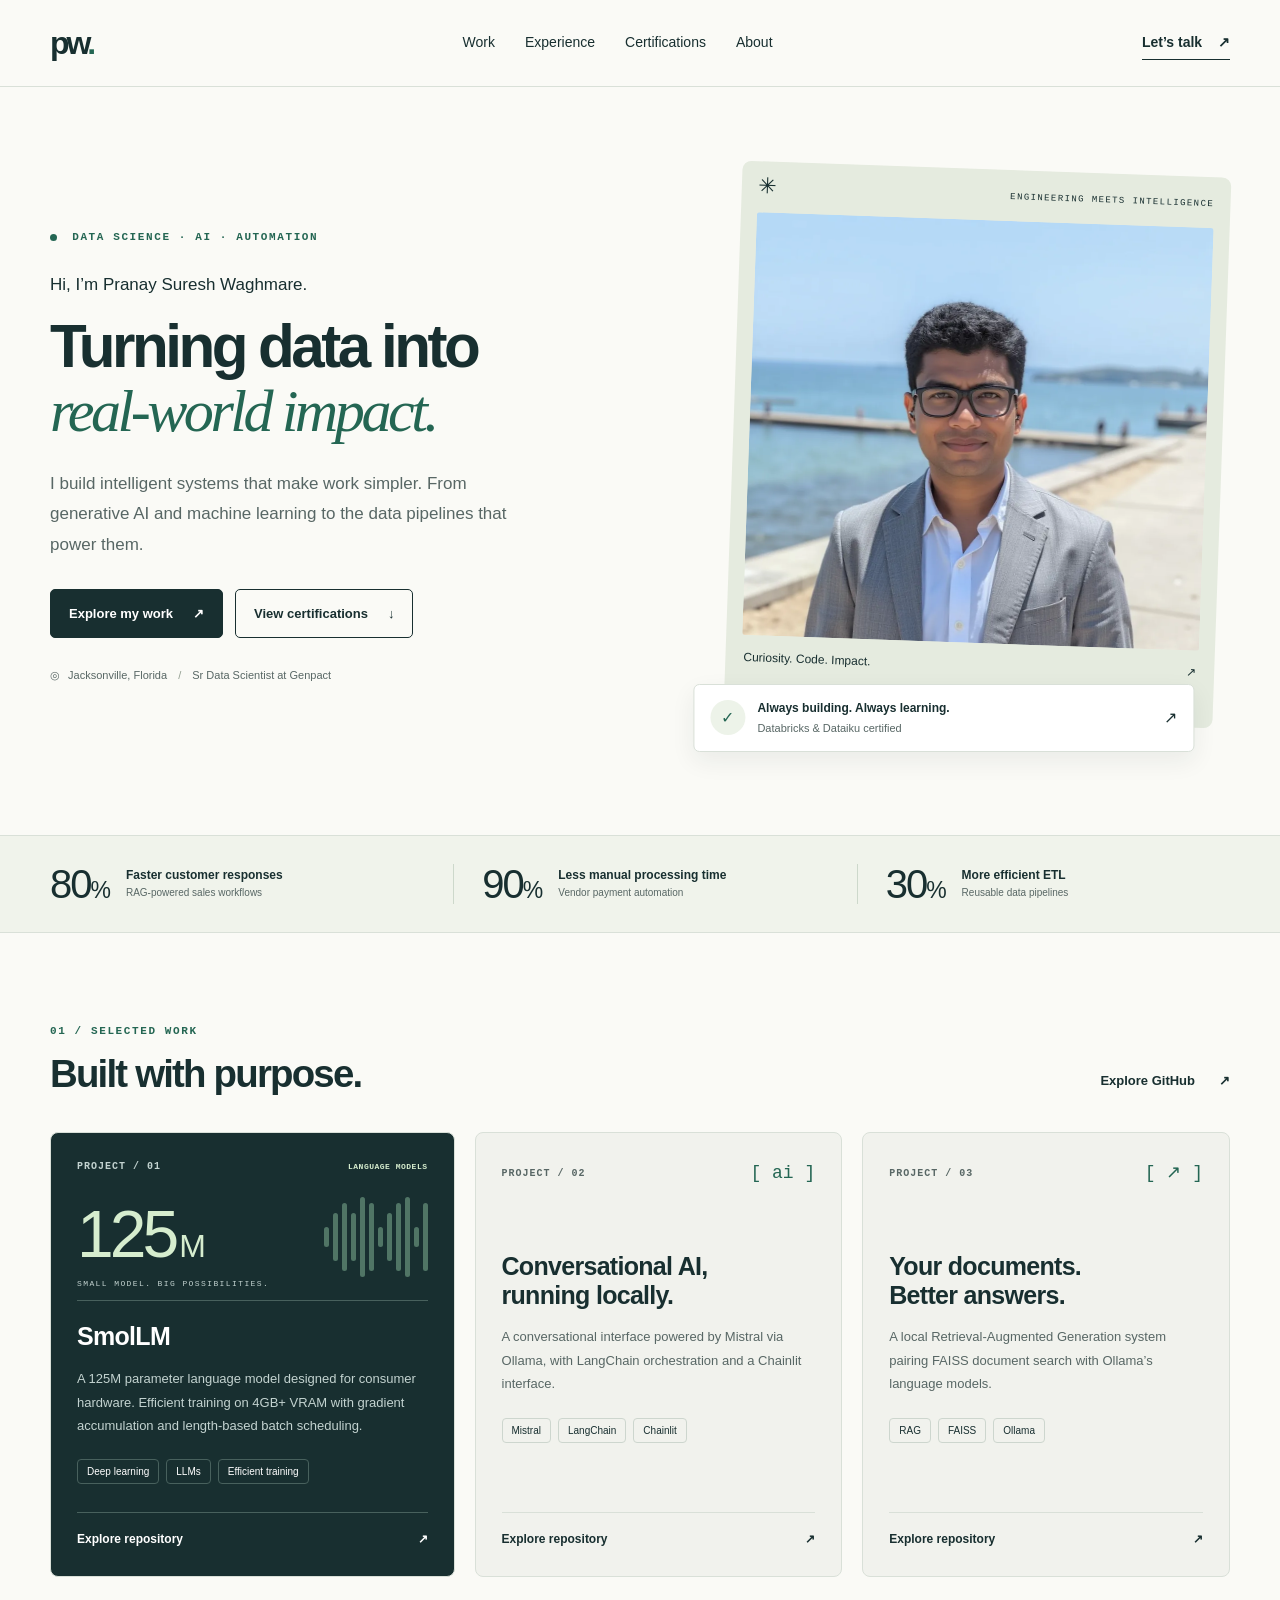
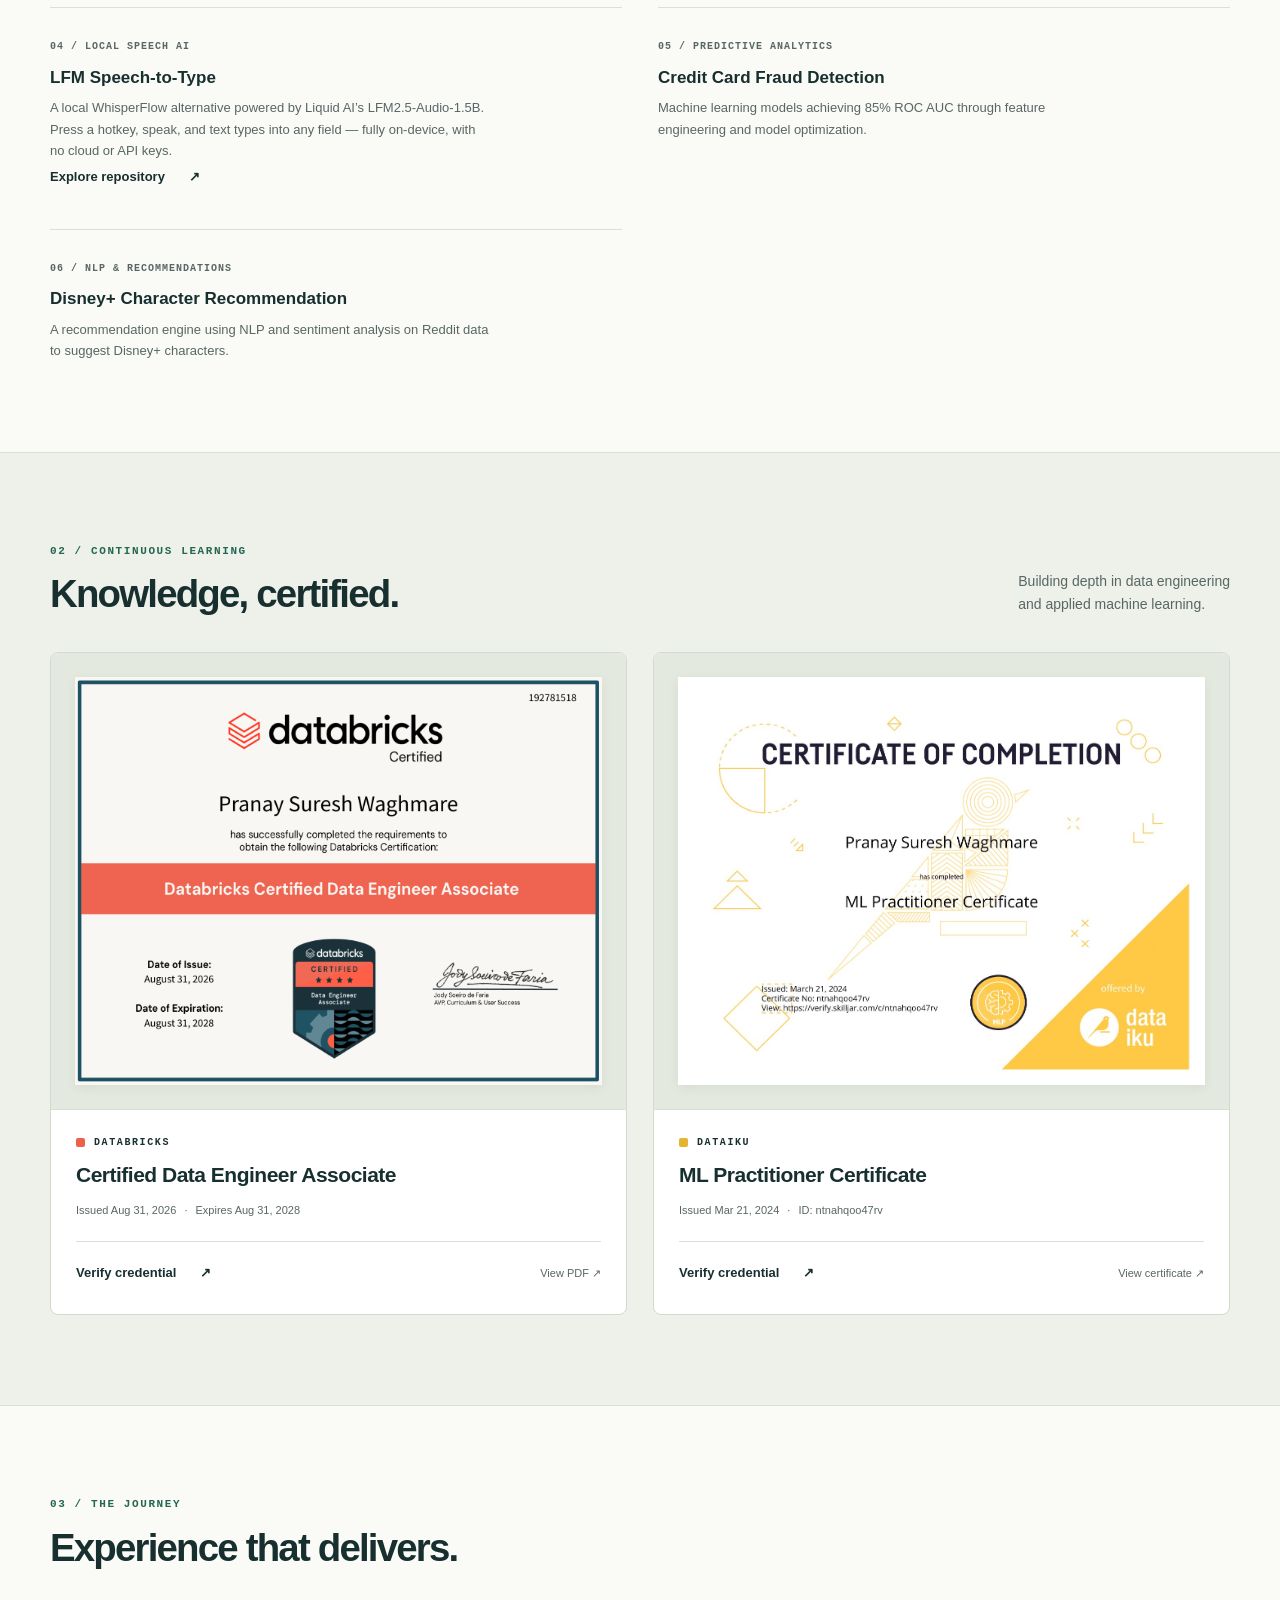
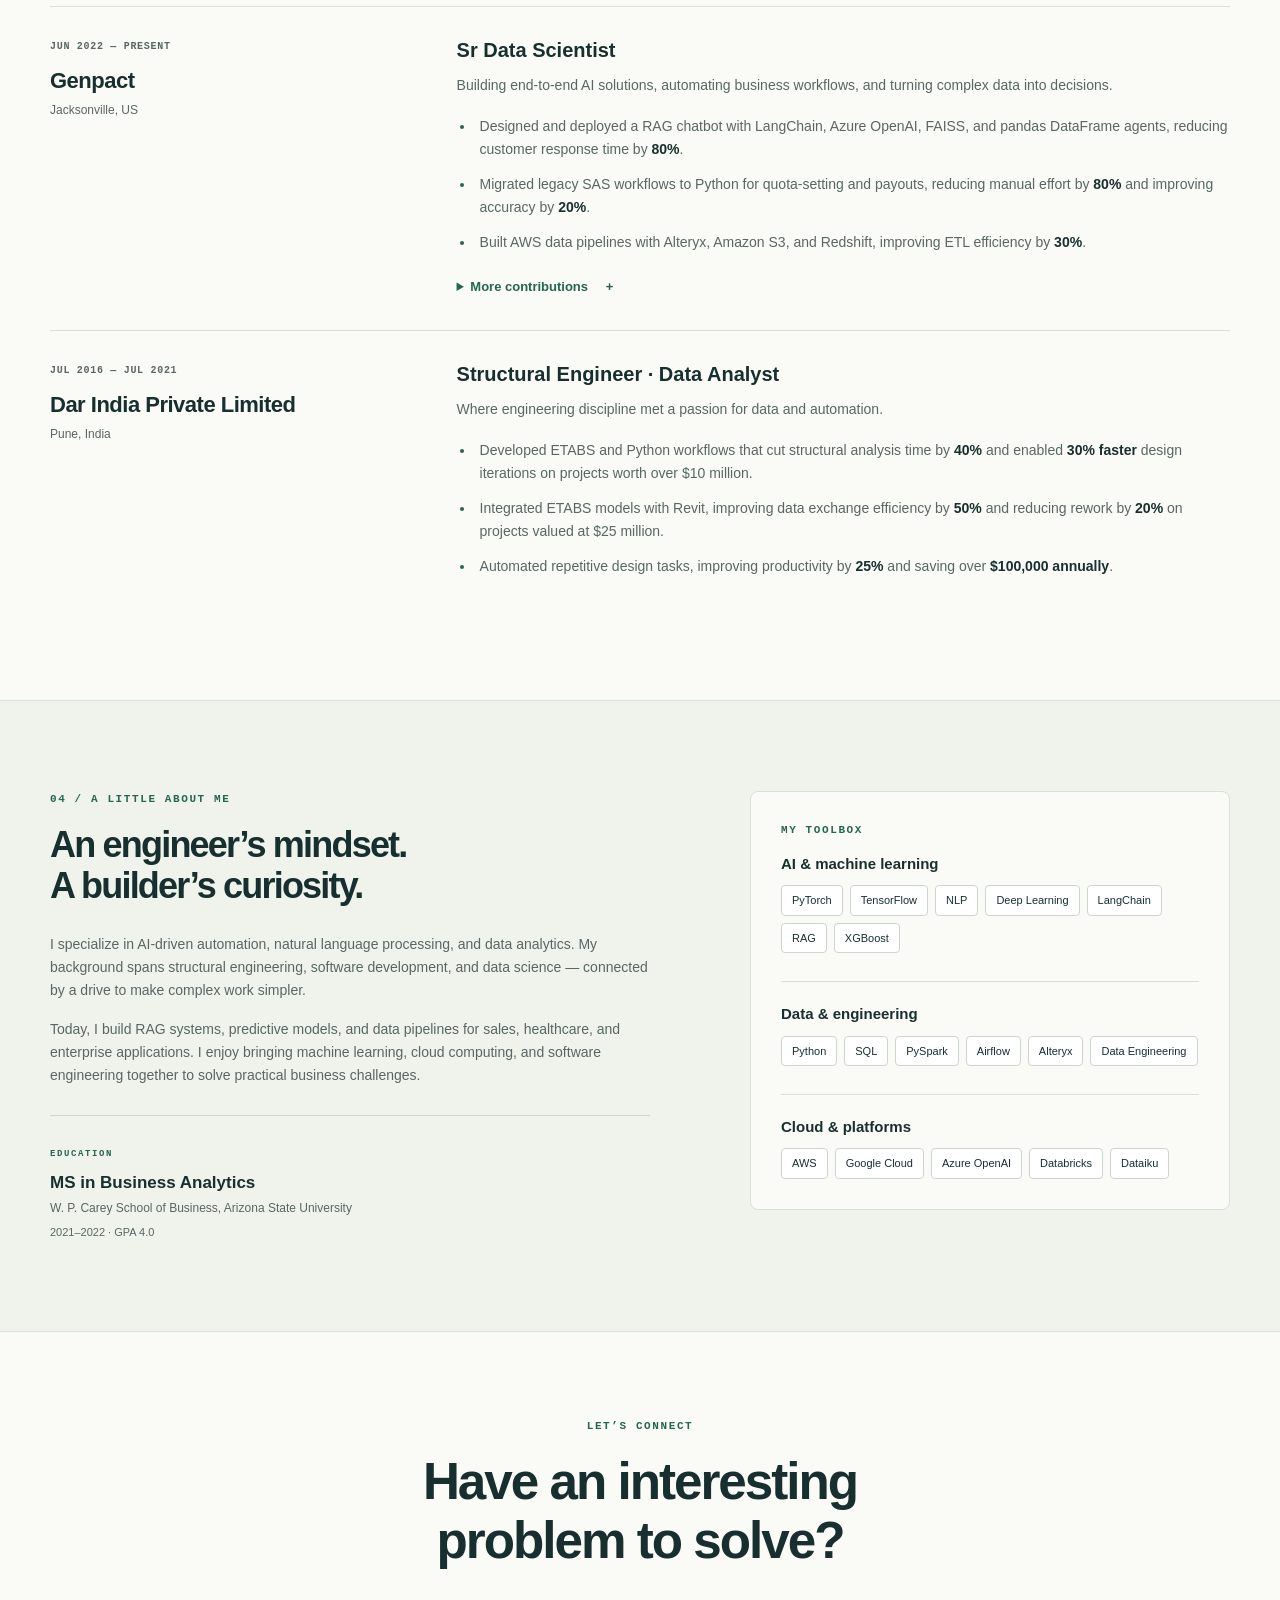
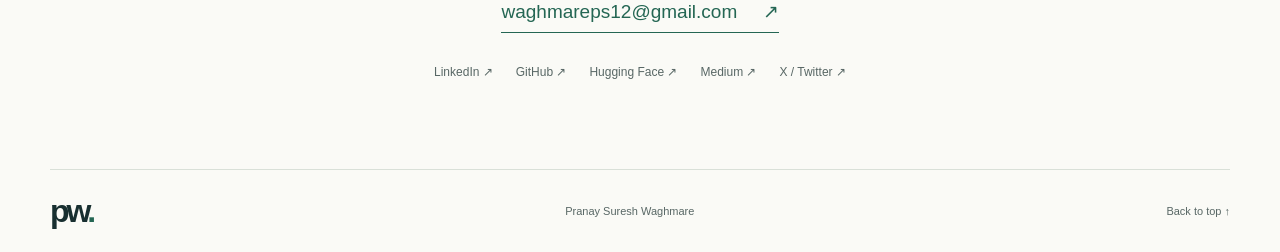
<file: index.html>
<!DOCTYPE html>
<html lang="en">
<head>
    <meta charset="UTF-8">
    <meta name="viewport" content="width=device-width, initial-scale=1.0">
    <meta name="description" content="Pranay Suresh Waghmare — Sr Data Scientist building practical AI, machine learning, and data engineering solutions. Explore projects, experience, and certifications.">
    <meta name="theme-color" content="#182f30">
    <meta property="og:type" content="website">
    <meta property="og:url" content="https://waghmareps12.github.io/">
    <meta property="og:title" content="Pranay Waghmare | Sr Data Scientist">
    <meta property="og:description" content="From data to decisions. Explore my work in AI, machine learning, and data engineering.">
    <meta property="og:image" content="https://waghmareps12.github.io/thumbnail.png">
    <meta name="twitter:card" content="summary_large_image">
    <meta name="twitter:title" content="Pranay Waghmare | Sr Data Scientist">
    <meta name="twitter:description" content="From data to decisions. Explore my work in AI, machine learning, and data engineering.">
    <meta name="twitter:image" content="https://waghmareps12.github.io/thumbnail.png">
    <link rel="canonical" href="https://waghmareps12.github.io/">
    <link rel="stylesheet" href="styles.css">
    <title>Pranay Waghmare | Sr Data Scientist</title>
</head>
<body>
    <a class="skip-link" href="#main">Skip to content</a>
    <header class="site-header">
        <nav class="navigation container" aria-label="Main navigation">
            <a class="wordmark" href="#home" aria-label="Pranay Waghmare, home">pw<span>.</span></a>
            <div class="nav-links"><a href="#projects">Work</a><a href="#experience">Experience</a><a href="#certifications">Certifications</a><a href="#about">About</a></div>
            <a class="nav-contact" href="mailto:waghmareps12@gmail.com">Let’s talk <span aria-hidden="true">↗</span></a>
        </nav>
    </header>
    <main id="main">
        <section class="hero container" id="home" aria-labelledby="hero-title">
            <div class="hero-copy">
                <p class="eyebrow"><span class="status-dot" aria-hidden="true"></span> DATA SCIENCE · AI · AUTOMATION</p>
                <p class="intro">Hi, I’m Pranay Suresh Waghmare.</p>
                <h1 id="hero-title">Turning data into <em>real-world impact.</em></h1>
                <p class="hero-description">I build intelligent systems that make work simpler. From generative AI and machine learning to the data pipelines that power them.</p>
                <div class="hero-actions"><a class="button button-primary" href="#projects">Explore my work <span aria-hidden="true">↗</span></a><a class="button button-outline" href="#certifications">View certifications <span aria-hidden="true">↓</span></a></div>
                <p class="location"><span aria-hidden="true">◎</span> Jacksonville, Florida <span class="location-divider">/</span> Sr Data Scientist at Genpact</p>
            </div>
            <div class="portrait-composition">
                <div class="portrait-label"><span aria-hidden="true">✳</span> ENGINEERING MEETS INTELLIGENCE</div>
                <img class="portrait" src="self-image.webp" alt="Pranay Suresh Waghmare by the waterfront" width="1024" height="1024" fetchpriority="high">
                <div class="portrait-caption"><span>Curiosity. Code. Impact.</span><span aria-hidden="true">↗</span></div>
                <a class="credential-note" href="#certifications"><span class="credential-symbol" aria-hidden="true">✓</span><span><strong>Always building. Always learning.</strong><small>Databricks & Dataiku certified</small></span><span aria-hidden="true">↗</span></a>
            </div>
        </section>
        <div class="impact-strip"><div class="container impact-grid">
            <div><strong>80<span>%</span></strong><p>Faster customer responses<span>RAG-powered sales workflows</span></p></div>
            <div><strong>90<span>%</span></strong><p>Less manual processing time<span>Vendor payment automation</span></p></div>
            <div><strong>30<span>%</span></strong><p>More efficient ETL<span>Reusable data pipelines</span></p></div>
        </div></div>
        <section class="section container" id="projects" aria-labelledby="projects-title">
            <div class="section-heading"><div><p class="eyebrow">01 / SELECTED WORK</p><h2 id="projects-title">Built with purpose.</h2></div><a class="text-link" href="https://github.com/waghmareps12" target="_blank" rel="noopener noreferrer">Explore GitHub <span aria-hidden="true">↗</span><span class="sr-only"> (opens in a new tab)</span></a></div>
            <div class="projects-grid">
                <article class="project-card featured-project">
                    <div class="project-top"><span class="project-number">PROJECT / 01</span><span class="project-category">LANGUAGE MODELS</span></div>
                    <div class="model-visual" aria-hidden="true"><span>125<span class="model-unit">M</span></span><div class="model-bars"><i></i><i></i><i></i><i></i><i></i><i></i><i></i><i></i><i></i><i></i><i></i><i></i></div><small>SMALL MODEL. BIG POSSIBILITIES.</small></div>
                    <h3>SmolLM</h3><p>A 125M parameter language model designed for consumer hardware. Efficient training on 4GB+ VRAM with gradient accumulation and length-based batch scheduling.</p>
                    <div class="tags"><span>Deep learning</span><span>LLMs</span><span>Efficient training</span></div>
                    <a class="project-link" href="https://github.com/waghmareps12/SmolLM" target="_blank" rel="noopener noreferrer">Explore repository <span aria-hidden="true">↗</span><span class="sr-only"> for SmolLM (opens in a new tab)</span></a>
                </article>
                <article class="project-card">
                    <div class="project-top"><span class="project-number">PROJECT / 02</span><span class="project-icon" aria-hidden="true">[ ai ]</span></div>
                    <h3>Conversational AI,<br>running locally.</h3><p>A conversational interface powered by Mistral via Ollama, with LangChain orchestration and a Chainlit interface.</p>
                    <div class="tags"><span>Mistral</span><span>LangChain</span><span>Chainlit</span></div>
                    <a class="project-link" href="https://github.com/waghmareps12/langchain-mistral-ollama-chainlit" target="_blank" rel="noopener noreferrer">Explore repository <span aria-hidden="true">↗</span><span class="sr-only"> for the conversational AI chatbot (opens in a new tab)</span></a>
                </article>
                <article class="project-card">
                    <div class="project-top"><span class="project-number">PROJECT / 03</span><span class="project-icon" aria-hidden="true">[ ↗ ]</span></div>
                    <h3>Your documents.<br>Better answers.</h3><p>A local Retrieval-Augmented Generation system pairing FAISS document search with Ollama’s language models.</p>
                    <div class="tags"><span>RAG</span><span>FAISS</span><span>Ollama</span></div>
                    <a class="project-link" href="https://github.com/waghmareps12/ollama_local_rag" target="_blank" rel="noopener noreferrer">Explore repository <span aria-hidden="true">↗</span><span class="sr-only"> for the local RAG system (opens in a new tab)</span></a>
                </article>
            </div>
            <div class="additional-projects">
                <article><span class="project-number">04 / LOCAL SPEECH AI</span><h3>LFM Speech-to-Type</h3><p>A local WhisperFlow alternative powered by Liquid AI’s LFM2.5-Audio-1.5B. Press a hotkey, speak, and text types into any field — fully on-device, with no cloud or API keys.</p><a class="text-link" href="https://github.com/waghmareps12/LFM_AUDIO_WINDOWS" target="_blank" rel="noopener noreferrer">Explore repository <span aria-hidden="true">↗</span><span class="sr-only"> for LFM Speech-to-Type (opens in a new tab)</span></a></article>
                <article><span class="project-number">05 / PREDICTIVE ANALYTICS</span><h3>Credit Card Fraud Detection</h3><p>Machine learning models achieving 85% ROC AUC through feature engineering and model optimization.</p></article>
                <article><span class="project-number">06 / NLP & RECOMMENDATIONS</span><h3>Disney+ Character Recommendation</h3><p>A recommendation engine using NLP and sentiment analysis on Reddit data to suggest Disney+ characters.</p></article>
            </div>
        </section>
        <section class="certification-section" id="certifications" aria-labelledby="certifications-title"><div class="container section">
            <div class="section-heading"><div><p class="eyebrow">02 / CONTINUOUS LEARNING</p><h2 id="certifications-title">Knowledge, certified.</h2></div><p class="section-description">Building depth in data engineering<br>and applied machine learning.</p></div>
            <div class="certificates-grid">
                <article class="certificate-card">
                    <a class="certificate-preview" href="https://credentials.databricks.com/11e86a30-90da-4a08-b920-ed64a7cad024#acc.AyICVfD0" target="_blank" rel="noopener noreferrer" aria-label="Verify Databricks Data Engineer Associate certificate (opens in a new tab)"><img src="assets/certificates/databricks-data-engineer-associate.png" alt="Databricks Certified Data Engineer Associate certificate awarded to Pranay Suresh Waghmare" width="1400" height="1082" loading="lazy"></a>
                    <div class="certificate-content"><p class="issuer"><span class="issuer-dot databricks-dot" aria-hidden="true"></span> DATABRICKS</p><h3>Certified Data Engineer Associate</h3><p class="certificate-dates">Issued <time datetime="2026-08-31">Aug 31, 2026</time> <span>·</span> Expires <time datetime="2028-08-31">Aug 31, 2028</time></p><div class="certificate-actions"><a class="text-link" href="https://credentials.databricks.com/11e86a30-90da-4a08-b920-ed64a7cad024#acc.AyICVfD0" target="_blank" rel="noopener noreferrer">Verify credential <span aria-hidden="true">↗</span><span class="sr-only"> on Databricks (opens in a new tab)</span></a><a class="document-link" href="assets/certificates/databricks-data-engineer-associate.pdf" target="_blank" rel="noopener noreferrer">View PDF <span aria-hidden="true">↗</span><span class="sr-only"> (opens in a new tab)</span></a></div></div>
                </article>
                <article class="certificate-card">
                    <a class="certificate-preview" href="https://verify.skilljar.com/c/ntnahqoo47rv" target="_blank" rel="noopener noreferrer" aria-label="Verify Dataiku ML Practitioner certificate (opens in a new tab)"><img src="assets/certificates/dataiku-ml-practitioner.png" alt="Dataiku ML Practitioner Certificate awarded to Pranay Suresh Waghmare on March 21, 2024" width="1287" height="994" loading="lazy"></a>
                    <div class="certificate-content"><p class="issuer"><span class="issuer-dot dataiku-dot" aria-hidden="true"></span> DATAIKU</p><h3>ML Practitioner Certificate</h3><p class="certificate-dates">Issued <time datetime="2024-03-21">Mar 21, 2024</time> <span>·</span> ID: ntnahqoo47rv</p><div class="certificate-actions"><a class="text-link" href="https://verify.skilljar.com/c/ntnahqoo47rv" target="_blank" rel="noopener noreferrer">Verify credential <span aria-hidden="true">↗</span><span class="sr-only"> on Skilljar (opens in a new tab)</span></a><a class="document-link" href="assets/certificates/dataiku-ml-practitioner.png" target="_blank" rel="noopener noreferrer">View certificate <span aria-hidden="true">↗</span><span class="sr-only"> (opens in a new tab)</span></a></div></div>
                </article>
            </div>
        </div></section>
        <section class="section container" id="experience" aria-labelledby="experience-title">
            <div class="section-heading"><div><p class="eyebrow">03 / THE JOURNEY</p><h2 id="experience-title">Experience that delivers.</h2></div></div>
            <article class="experience-row"><div class="experience-meta"><p class="date-range">JUN 2022 — PRESENT</p><h3>Genpact</h3><p>Jacksonville, US</p></div><div class="experience-body"><h4>Sr Data Scientist</h4><p>Building end-to-end AI solutions, automating business workflows, and turning complex data into decisions.</p><ul><li>Designed and deployed a RAG chatbot with LangChain, Azure OpenAI, FAISS, and pandas DataFrame agents, reducing customer response time by <strong>80%</strong>.</li><li>Migrated legacy SAS workflows to Python for quota-setting and payouts, reducing manual effort by <strong>80%</strong> and improving accuracy by <strong>20%</strong>.</li><li>Built AWS data pipelines with Alteryx, Amazon S3, and Redshift, improving ETL efficiency by <strong>30%</strong>.</li></ul><details><summary>More contributions <span aria-hidden="true">+</span></summary><ul><li>Led generative AI initiatives spanning RAG chatbots, report generation, and web automation agents; partnered with clients to pitch tailored AI solutions.</li><li>Implemented healthcare churn analytics with XGBoost and AWS SageMaker, achieving <strong>83% test accuracy</strong>.</li><li>Automated payment uploads for approximately <strong>250 vendors</strong> using Selenium, reducing manual processing time by <strong>90%</strong>.</li><li>Established A/B testing frameworks and reporting dashboards, communicating insights to executive stakeholders to inform product development and growth.</li></ul></details></div></article>
            <article class="experience-row"><div class="experience-meta"><p class="date-range">JUL 2016 — JUL 2021</p><h3>Dar India Private Limited</h3><p>Pune, India</p></div><div class="experience-body"><h4>Structural Engineer · Data Analyst</h4><p>Where engineering discipline met a passion for data and automation.</p><ul><li>Developed ETABS and Python workflows that cut structural analysis time by <strong>40%</strong> and enabled <strong>30% faster</strong> design iterations on projects worth over $10 million.</li><li>Integrated ETABS models with Revit, improving data exchange efficiency by <strong>50%</strong> and reducing rework by <strong>20%</strong> on projects valued at $25 million.</li><li>Automated repetitive design tasks, improving productivity by <strong>25%</strong> and saving over <strong>$100,000 annually</strong>.</li></ul></div></article>
        </section>
        <section class="about-section" id="about" aria-labelledby="about-title"><div class="container section about-grid">
            <div><p class="eyebrow">04 / A LITTLE ABOUT ME</p><h2 id="about-title">An engineer’s mindset.<br>A builder’s curiosity.</h2><p>I specialize in AI-driven automation, natural language processing, and data analytics. My background spans structural engineering, software development, and data science — connected by a drive to make complex work simpler.</p><p>Today, I build RAG systems, predictive models, and data pipelines for sales, healthcare, and enterprise applications. I enjoy bringing machine learning, cloud computing, and software engineering together to solve practical business challenges.</p><div class="education"><span class="eyebrow">EDUCATION</span><h3>MS in Business Analytics</h3><p>W. P. Carey School of Business, Arizona State University</p><small>2021–2022 · GPA 4.0</small></div></div>
            <div class="toolbox"><p class="eyebrow">MY TOOLBOX</p><div class="skill-group"><h3>AI & machine learning</h3><div class="tags"><span>PyTorch</span><span>TensorFlow</span><span>NLP</span><span>Deep Learning</span><span>LangChain</span><span>RAG</span><span>XGBoost</span></div></div><div class="skill-group"><h3>Data & engineering</h3><div class="tags"><span>Python</span><span>SQL</span><span>PySpark</span><span>Airflow</span><span>Alteryx</span><span>Data Engineering</span></div></div><div class="skill-group"><h3>Cloud & platforms</h3><div class="tags"><span>AWS</span><span>Google Cloud</span><span>Azure OpenAI</span><span>Databricks</span><span>Dataiku</span></div></div></div>
        </div></section>
        <section class="contact-section container" aria-labelledby="contact-title"><p class="eyebrow">LET’S CONNECT</p><h2 id="contact-title">Have an interesting<br>problem to solve?</h2><a class="contact-email" href="mailto:waghmareps12@gmail.com">waghmareps12@gmail.com <span aria-hidden="true">↗</span></a><div class="social-links" aria-label="Social profiles"><a href="https://www.linkedin.com/in/waghmareps12" target="_blank" rel="noopener noreferrer">LinkedIn ↗<span class="sr-only"> (opens in a new tab)</span></a><a href="https://github.com/waghmareps12" target="_blank" rel="noopener noreferrer">GitHub ↗<span class="sr-only"> (opens in a new tab)</span></a><a href="https://huggingface.co/waghmareps12" target="_blank" rel="noopener noreferrer">Hugging Face ↗<span class="sr-only"> (opens in a new tab)</span></a><a href="https://medium.com/@pranay1001090" target="_blank" rel="noopener noreferrer">Medium ↗<span class="sr-only"> (opens in a new tab)</span></a><a href="https://twitter.com/waghmareps12" target="_blank" rel="noopener noreferrer">X / Twitter ↗<span class="sr-only"> (opens in a new tab)</span></a></div></section>
    </main>
    <footer class="container site-footer"><a class="wordmark" href="#home" aria-label="Back to top">pw<span>.</span></a><p>Pranay Suresh Waghmare</p><a href="#home">Back to top ↑</a></footer>
</body>
</html>
</file>
<file: styles.css>
/* A lightweight, dependency-free portfolio for GitHub Pages. */
:root { --ink: #182f30; --muted: #586765; --green: #246653; --paper: #fafaf6; --line: #d9e0d8; --mint: #d6edce; }
* { box-sizing: border-box; }
html { scroll-behavior: smooth; scroll-padding-top: 100px; }
body { margin: 0; background: var(--paper); color: var(--ink); font-family: "Segoe UI", Arial, sans-serif; font-size: 16px; line-height: 1.65; -webkit-font-smoothing: antialiased; }
::selection { background: var(--mint); color: var(--ink); }
a { color: inherit; text-decoration: none; transition: color .18s, background-color .18s, border-color .18s; }
a, summary { -webkit-tap-highlight-color: transparent; }
a:focus-visible, summary:focus-visible { outline: 3px solid #b86a22; outline-offset: 5px; border-radius: 3px; }
img { display: block; max-width: 100%; height: auto; }
h1, h2, h3, h4, p { margin: 0; }
h1, h2, h3, h4 { line-height: 1.15; }
.container { width: min(1180px, calc(100% - 96px)); margin-inline: auto; }
.sr-only { position: absolute; width: 1px; height: 1px; padding: 0; margin: -1px; overflow: hidden; clip-path: inset(50%); white-space: nowrap; border: 0; }
.skip-link { position: fixed; left: 16px; top: -100px; background: var(--ink); color: white; padding: 12px 20px; z-index: 20; }
.skip-link:focus { top: 12px; }
.site-header { position: sticky; top: 0; z-index: 10; background: rgba(250, 250, 246, .97); border-bottom: 1px solid var(--line); }
.navigation { min-height: 86px; display: flex; align-items: center; justify-content: space-between; gap: 24px; }
.wordmark { font-weight: 800; font-size: 32px; letter-spacing: -3px; line-height: 1; }
.wordmark span { color: var(--green); }
.nav-links { display: flex; gap: 30px; font-size: 14px; }
.nav-links a:hover, .social-links a:hover, .site-footer a:hover { color: var(--green); text-decoration: underline; text-underline-offset: 5px; }
.nav-contact { font-size: 14px; font-weight: 600; border-bottom: 1px solid var(--ink); padding-block: 5px; }
.nav-contact span { margin-left: 12px; }
.hero { display: grid; grid-template-columns: 1.2fr 1fr; gap: 70px; align-items: center; padding-block: 82px 90px; }
.eyebrow, .project-number, .project-category, .issuer, .date-range { font-family: Consolas, "Courier New", monospace; font-size: 11px; font-weight: 600; letter-spacing: 1.6px; line-height: 1.6; }
.eyebrow { color: var(--green); margin-bottom: 24px; }
.status-dot { display: inline-block; width: 7px; height: 7px; border-radius: 50%; background: var(--green); margin-right: 7px; vertical-align: middle; }
.intro { font-size: 17px; margin-bottom: 16px; }
h1 { font-size: clamp(42px, 4.7vw, 66px); font-weight: 550; letter-spacing: -3.5px; line-height: 1.07; }
h1 em { display: block; color: var(--green); font-family: Georgia, "Times New Roman", serif; font-weight: 400; }
.hero-description { color: var(--muted); max-width: 460px; font-size: 17px; line-height: 1.8; margin-top: 25px; }
.hero-actions { display: flex; flex-wrap: wrap; gap: 12px; margin-top: 28px; }
.button { display: inline-flex; gap: 20px; justify-content: space-between; align-items: center; padding: 13px 18px; border: 1px solid var(--ink); border-radius: 5px; font-size: 13px; font-weight: 600; }
.button-primary { background: var(--ink); color: white; }
.button-primary:hover { background: var(--green); border-color: var(--green); }
.button-outline:hover { background: var(--mint); }
.location { margin-top: 28px; font-size: 11px; color: var(--muted); }
.location > span:first-child { margin-right: 5px; }
.location-divider { margin-inline: 8px; color: #929e91; }
.portrait-composition { padding: 16px 16px 0; background: #e5ebdf; border-radius: 9px; transform: rotate(2deg); margin: 0 8px 25px; position: relative; }
.portrait-label { display: flex; align-items: center; justify-content: space-between; gap: 14px; font-family: Consolas, monospace; font-size: 9px; letter-spacing: 1.4px; margin-bottom: 13px; }
.portrait-label > span { font-size: 22px; line-height: 1; }
.portrait { width: 100%; aspect-ratio: 1.08; object-fit: cover; object-position: center 44%; border-radius: 3px; }
.portrait-caption { display: flex; justify-content: space-between; padding: 13px 2px 44px; font-size: 12px; }
.credential-note { position: absolute; left: -30px; right: 18px; bottom: -33px; display: flex; align-items: center; gap: 12px; background: white; box-shadow: 0 9px 25px #182f3012; border: 1px solid var(--line); border-radius: 6px; padding: 14px 16px; transform: rotate(-2deg); }
.credential-symbol { display: grid; place-items: center; color: var(--green); background: #edf3e9; border-radius: 50%; width: 35px; height: 35px; flex-shrink: 0; }
.credential-note strong, .credential-note small { display: block; }
.credential-note strong { font-size: 12px; font-weight: 600; }
.credential-note small { font-size: 11px; color: var(--muted); }
.credential-note > span:last-child { margin-left: auto; }
.impact-strip { border-block: 1px solid var(--line); background: #f0f3eb; }
.impact-grid { display: grid; grid-template-columns: repeat(3, 1fr); padding-block: 28px; gap: 30px; }
.impact-grid > div { display: flex; align-items: center; gap: 17px; }
.impact-grid > div + div { padding-left: 28px; border-left: 1px solid #cdd8cb; }
.impact-grid strong { font-size: 40px; font-weight: 500; letter-spacing: -2px; line-height: 1; white-space: nowrap; }
.impact-grid strong span { font-size: 23px; }
.impact-grid p { font-size: 12px; font-weight: 600; line-height: 1.6; }
.impact-grid p span { display: block; font-size: 10px; color: var(--muted); font-weight: 400; }
.section { padding-block: 90px; }
.section-heading { display: flex; justify-content: space-between; align-items: end; gap: 30px; margin-bottom: 36px; }
.section-heading .eyebrow { margin-bottom: 12px; }
h2 { font-size: clamp(30px, 3vw, 42px); font-weight: 550; letter-spacing: -1.8px; }
.text-link { display: inline-flex; align-items: center; gap: 24px; font-size: 13px; font-weight: 600; padding-block: 5px; }
.text-link:hover, .document-link:hover { color: var(--green); text-decoration: underline; text-underline-offset: 5px; }
.projects-grid { display: grid; grid-template-columns: 1.1fr 1fr 1fr; gap: 20px; }
.project-card { padding: 26px; border: 1px solid var(--line); border-radius: 8px; display: flex; flex-direction: column; background: white; }
.project-card:not(.featured-project) { background: #f1f2ed; }
.project-top { display: flex; align-items: center; justify-content: space-between; gap: 12px; }
.project-number { font-size: 10px; letter-spacing: 1px; color: var(--muted); }
.project-category { font-size: 8px; letter-spacing: .5px; }
.project-icon { font-size: 18px; color: var(--green); font-family: Consolas, monospace; white-space: nowrap; }
.project-card h3 { font-size: 25px; font-weight: 600; letter-spacing: -.7px; margin-block: 63px 16px; }
.project-card p { color: var(--muted); font-size: 13px; line-height: 1.8; margin-bottom: 22px; }
.tags { display: flex; flex-wrap: wrap; gap: 7px; }
.tags span { padding: 4px 9px; border: 1px solid #cdd6ce; border-radius: 4px; font-size: 10px; line-height: 1.5; }
.project-link { display: flex; justify-content: space-between; font-size: 12px; font-weight: 600; border-top: 1px solid var(--line); padding-top: 17px; margin-top: auto; }
.project-card .tags { margin-bottom: 28px; }
.project-link:hover { color: var(--green); }
.featured-project { background: var(--ink); color: #fff; }
.featured-project .project-number, .featured-project p { color: #c3d3d0; }
.featured-project .project-category { color: var(--mint); }
.featured-project h3 { margin-top: 21px; }
.featured-project .tags span, .featured-project .project-link { border-color: #48615d; }
.featured-project .project-link:hover { color: var(--mint); }
.model-visual { margin-top: 20px; position: relative; padding-bottom: 12px; border-bottom: 1px solid #48615d; overflow: hidden; }
.model-visual > span { font-size: 66px; letter-spacing: -4px; font-weight: 300; line-height: 1.2; color: var(--mint); position: relative; z-index: 1; }
.model-unit { font-size: 32px; margin-left: 4px; }
.model-visual small { display: block; font: 8px Consolas, monospace; letter-spacing: 1.4px; color: #c3d3d0; margin-top: 5px; }
.model-bars { position: absolute; right: 0; top: 2px; height: 80px; display: flex; align-items: center; gap: 4px; opacity: .45; }
.model-bars i { display: block; height: 25%; width: 5px; background: #94caa7; border-radius: 4px; }
.model-bars i:nth-child(2n) { height: 60%; }
.model-bars i:nth-child(3n) { height: 85%; }
.model-bars i:nth-child(5n) { height: 100%; }
.additional-projects { display: grid; grid-template-columns: 1fr 1fr; gap: 36px; margin-top: 30px; }
.additional-projects article { border-top: 1px solid var(--line); padding-top: 23px; }
.additional-projects h3 { font-size: 17px; margin-block: 10px; }
.additional-projects p { color: var(--muted); font-size: 13px; max-width: 440px; }
.certification-section { background: #edf1e9; border-block: 1px solid var(--line); }
.section-description { color: var(--muted); font-size: 14px; }
.certificates-grid { display: grid; grid-template-columns: 1fr 1fr; gap: 26px; }
.certificate-card { background: white; border: 1px solid #d2d9ce; border-radius: 8px; overflow: hidden; }
.certificate-preview { display: block; padding: 24px; background: #e4e9df; border-bottom: 1px solid var(--line); }
.certificate-preview img { width: 100%; aspect-ratio: 1400 / 1082; object-fit: contain; background: white; box-shadow: 0 3px 10px #182f3010; transition: transform .2s; }
.certificate-preview:hover img { transform: translateY(-3px); }
.certificate-content { padding: 25px; }
.issuer { font-size: 10px; display: flex; align-items: center; gap: 9px; margin-bottom: 12px; }
.issuer-dot { width: 9px; height: 9px; border-radius: 2px; }
.databricks-dot { background: #ef604b; }
.dataiku-dot { background: #e5b52f; }
.certificate-content h3 { font-size: 21px; font-weight: 600; letter-spacing: -.5px; }
.certificate-dates { color: var(--muted); font-size: 11px; margin-top: 14px; }
.certificate-dates span { margin-inline: 5px; }
.certificate-actions { display: flex; flex-wrap: wrap; align-items: center; justify-content: space-between; gap: 10px 18px; border-top: 1px solid var(--line); margin-top: 22px; padding-top: 15px; }
.document-link { font-size: 11px; color: var(--muted); padding-block: 7px; }
.experience-row { display: grid; grid-template-columns: 1fr 2.2fr; gap: 55px; padding-block: 32px; border-top: 1px solid var(--line); }
.date-range { font-size: 10px; letter-spacing: .7px; color: var(--muted); margin-bottom: 13px; }
.experience-meta h3 { font-size: 22px; letter-spacing: -.5px; margin-bottom: 8px; }
.experience-meta > p:last-child { font-size: 12px; color: var(--muted); }
.experience-body h4 { font-size: 20px; margin-bottom: 12px; }
.experience-body p, .experience-body li { font-size: 14px; color: var(--muted); }
.experience-body ul { padding-left: 18px; margin-block: 18px 0; }
.experience-body li { margin-top: 12px; padding-left: 5px; }
.experience-body li::marker { color: var(--green); }
.experience-body strong { color: var(--ink); font-weight: 600; }
details { margin-top: 22px; }
summary { cursor: pointer; color: var(--green); font-size: 13px; font-weight: 600; width: fit-content; }
summary span { margin-left: 14px; }
details[open] summary span { display: inline-block; transform: rotate(45deg); }
.about-section { background: #f0f3eb; border-block: 1px solid var(--line); }
.about-grid { display: grid; grid-template-columns: 1.25fr 1fr; gap: 100px; }
.about-grid .eyebrow { margin-bottom: 15px; }
.about-grid h2 { font-size: 36px; margin-bottom: 26px; }
.about-grid p:not(.eyebrow) { color: var(--muted); font-size: 14px; margin-top: 16px; }
.education { border-top: 1px solid #cdd8cb; margin-top: 28px; padding-top: 22px; }
.education .eyebrow { font-size: 9px; }
.education h3 { font-size: 17px; margin-top: 8px; }
.education p { margin-top: 7px !important; font-size: 12px !important; }
.education small { display: block; color: var(--muted); font-size: 11px; margin-top: 4px; }
.toolbox { background: var(--paper); padding: 30px; border: 1px solid var(--line); border-radius: 8px; align-self: start; }
.skill-group + .skill-group { margin-top: 28px; padding-top: 23px; border-top: 1px solid var(--line); }
.skill-group h3 { font-size: 15px; margin-bottom: 13px; }
.skill-group .tags span { font-size: 11px; padding: 6px 10px; background: #fff; }
.contact-section { padding-block: 86px; text-align: center; }
.contact-section .eyebrow { margin-bottom: 17px; }
.contact-section h2 { font-size: clamp(35px, 4vw, 52px); letter-spacing: -2px; }
.contact-email { display: inline-block; font-size: 19px; color: var(--green); border-bottom: 1px solid var(--green); margin-top: 25px; padding-bottom: 5px; }
.contact-email span { margin-left: 20px; }
.social-links { display: flex; flex-wrap: wrap; justify-content: center; gap: 23px; margin-top: 30px; font-size: 12px; color: var(--muted); }
.site-footer { border-top: 1px solid var(--line); display: flex; align-items: center; justify-content: space-between; gap: 20px; padding-block: 25px; }
.site-footer p, .site-footer > a:last-child { color: var(--muted); font-size: 11px; }
@media (min-width: 1500px) { .hero { padding-block: 100px 110px; } }
@media (max-width: 1050px) {
    .container { width: calc(100% - 64px); }
    .hero { gap: 40px; padding-block: 65px 75px; }
    h1 { font-size: 49px; letter-spacing: -2.5px; }
    .portrait-label { font-size: 8px; letter-spacing: .5px; }
    .credential-note { left: -15px; right: 5px; }
    .hero-actions { gap: 9px; }
    .button { font-size: 12px; padding: 11px 13px; gap: 10px; }
    .impact-grid { gap: 20px; }
    .impact-grid > div { gap: 12px; }
    .impact-grid > div + div { padding-left: 20px; }
    .impact-grid strong { font-size: 33px; }
    .impact-grid p { font-size: 10px; }
    .impact-grid p span { font-size: 9px; }
    .projects-grid { gap: 14px; }
    .project-card { padding: 22px; }
    .project-card h3 { font-size: 22px; }
    .project-category { display: none; }
    .about-grid { gap: 50px; }
}
@media (max-width: 760px) {
    html { scroll-padding-top: 115px; }
    .container { width: calc(100% - 40px); }
    .navigation { flex-wrap: wrap; gap: 12px; padding-block: 16px 12px; min-height: 0; }
    .wordmark { font-size: 28px; }
    .nav-links { order: 3; width: 100%; justify-content: space-between; gap: 10px; font-size: 12px; }
    .nav-links a { padding-block: 4px; }
    .nav-contact { font-size: 12px; }
    .hero { grid-template-columns: 1fr; gap: 45px; padding-block: 45px 60px; }
    .hero-copy { max-width: 550px; }
    .hero .eyebrow { font-size: 10px; }
    h1 { font-size: clamp(43px, 8vw, 60px); }
    .hero-description { font-size: 16px; max-width: 500px; }
    .intro { font-size: 15px; }
    .button { padding: 13px 15px; font-size: 12px; }
    .location { margin-top: 22px; font-size: 10px; }
    .portrait-composition { width: min(400px, calc(100% - 22px)); margin-inline: auto; }
    .portrait-label { font-size: 9px; letter-spacing: 1px; }
    .impact-grid { grid-template-columns: 1fr; padding-block: 8px; gap: 0; }
    .impact-grid > div { padding-block: 19px; gap: 25px; }
    .impact-grid > div + div { padding-left: 0; border-left: 0; border-top: 1px solid #cdd8cb; }
    .impact-grid strong { font-size: 35px; min-width: 90px; }
    .impact-grid p { font-size: 12px; }
    .impact-grid p span { font-size: 10px; }
    .section { padding-block: 58px; }
    .section-heading { align-items: start; flex-direction: column; gap: 15px; margin-bottom: 28px; }
    h2 { font-size: 33px; }
    .section-description br { display: none; }
    .projects-grid { grid-template-columns: 1fr; gap: 16px; }
    .project-card { padding: 25px; }
    .project-card h3 { margin-top: 30px; font-size: 25px; }
    .project-card p { font-size: 14px; }
    .model-visual { max-width: 360px; }
    .project-category { display: inline; }
    .additional-projects { grid-template-columns: 1fr; gap: 24px; }
    .certificates-grid { grid-template-columns: 1fr; gap: 22px; }
    .certificate-preview { padding: 18px; }
    .certificate-content { padding: 22px; }
    .certificate-content h3 { font-size: 22px; }
    .experience-row { grid-template-columns: 1fr; gap: 22px; padding-block: 28px; }
    .about-grid { grid-template-columns: 1fr; gap: 30px; }
    .about-grid h2 { font-size: 32px; }
    .toolbox { padding: 25px; }
    .contact-section { padding-block: 60px; }
    .contact-email { font-size: 16px; }
    .contact-email span { margin-left: 7px; }
    .social-links { gap: 17px; }
    .site-footer { flex-wrap: wrap; gap: 15px; }
}
@media (prefers-reduced-motion: reduce) {
    html { scroll-behavior: auto; }
    *, *::before, *::after { transition: none !important; }
}
</file>
